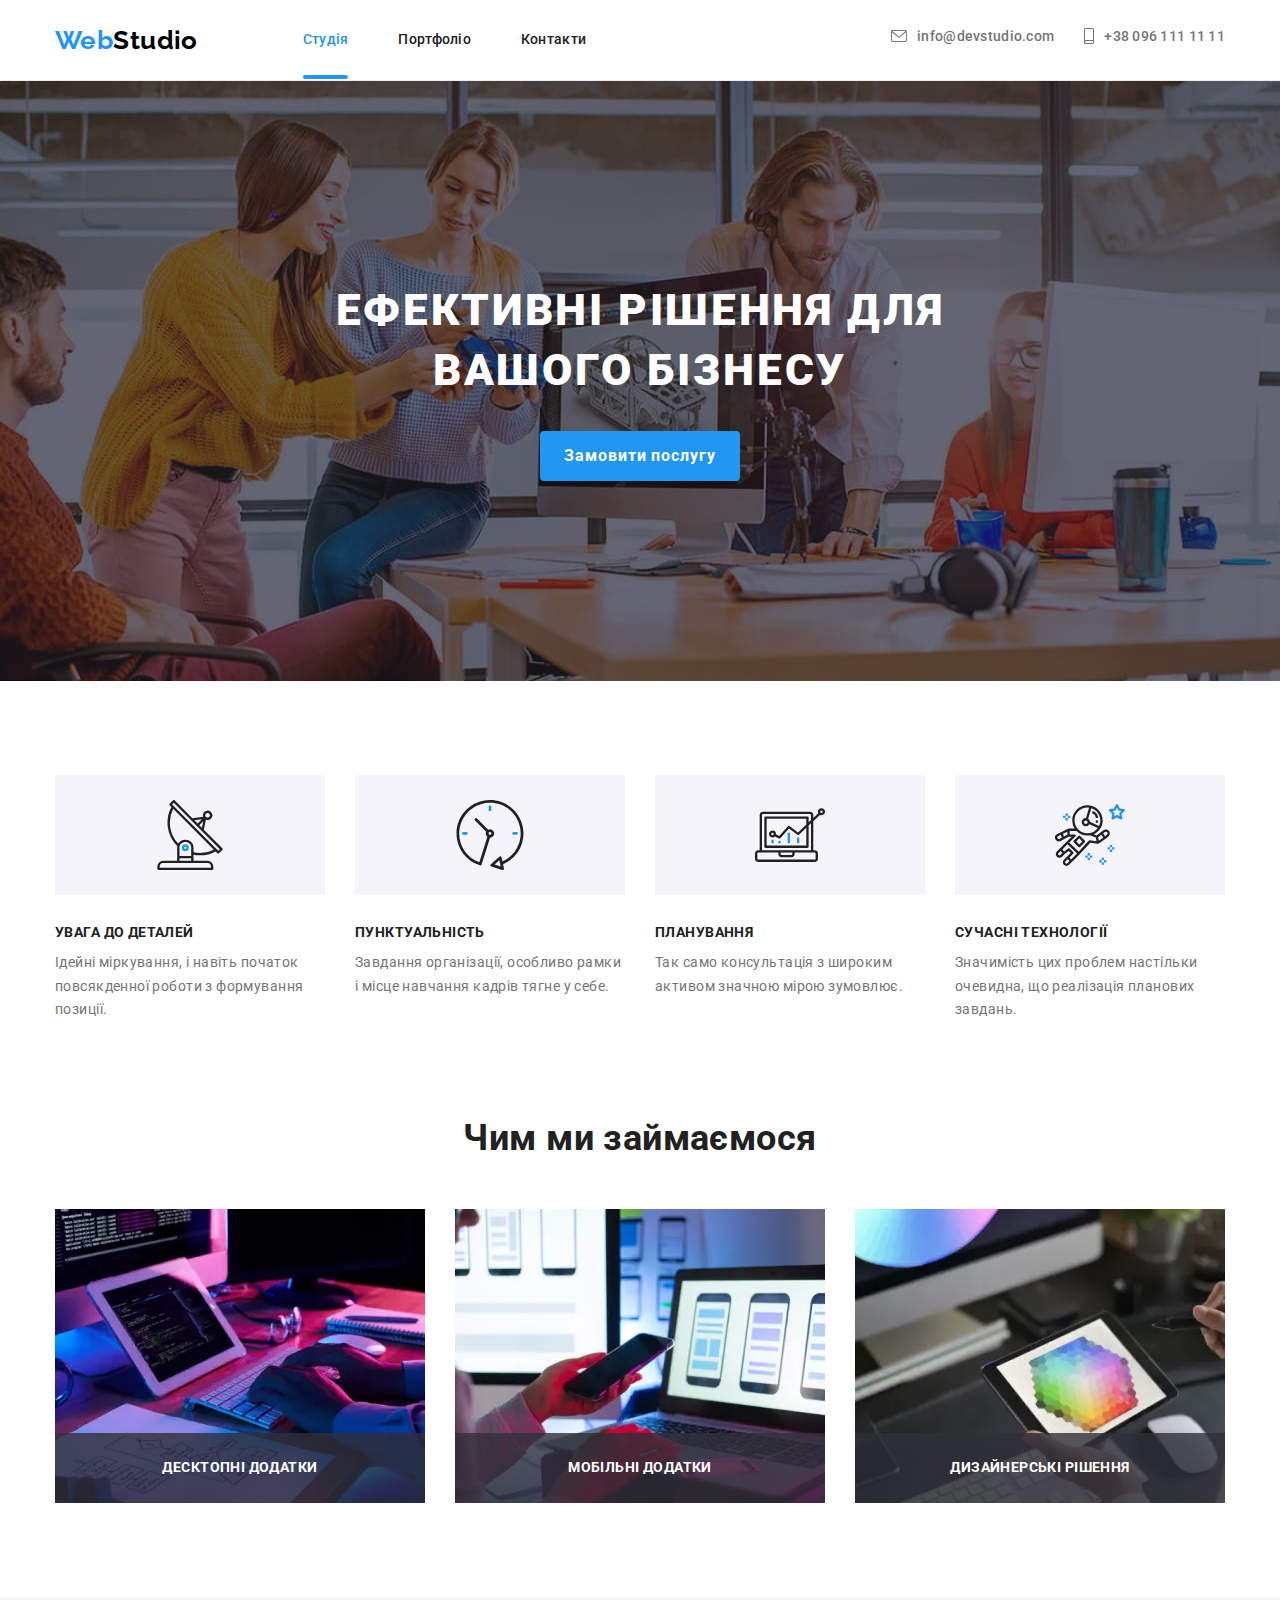
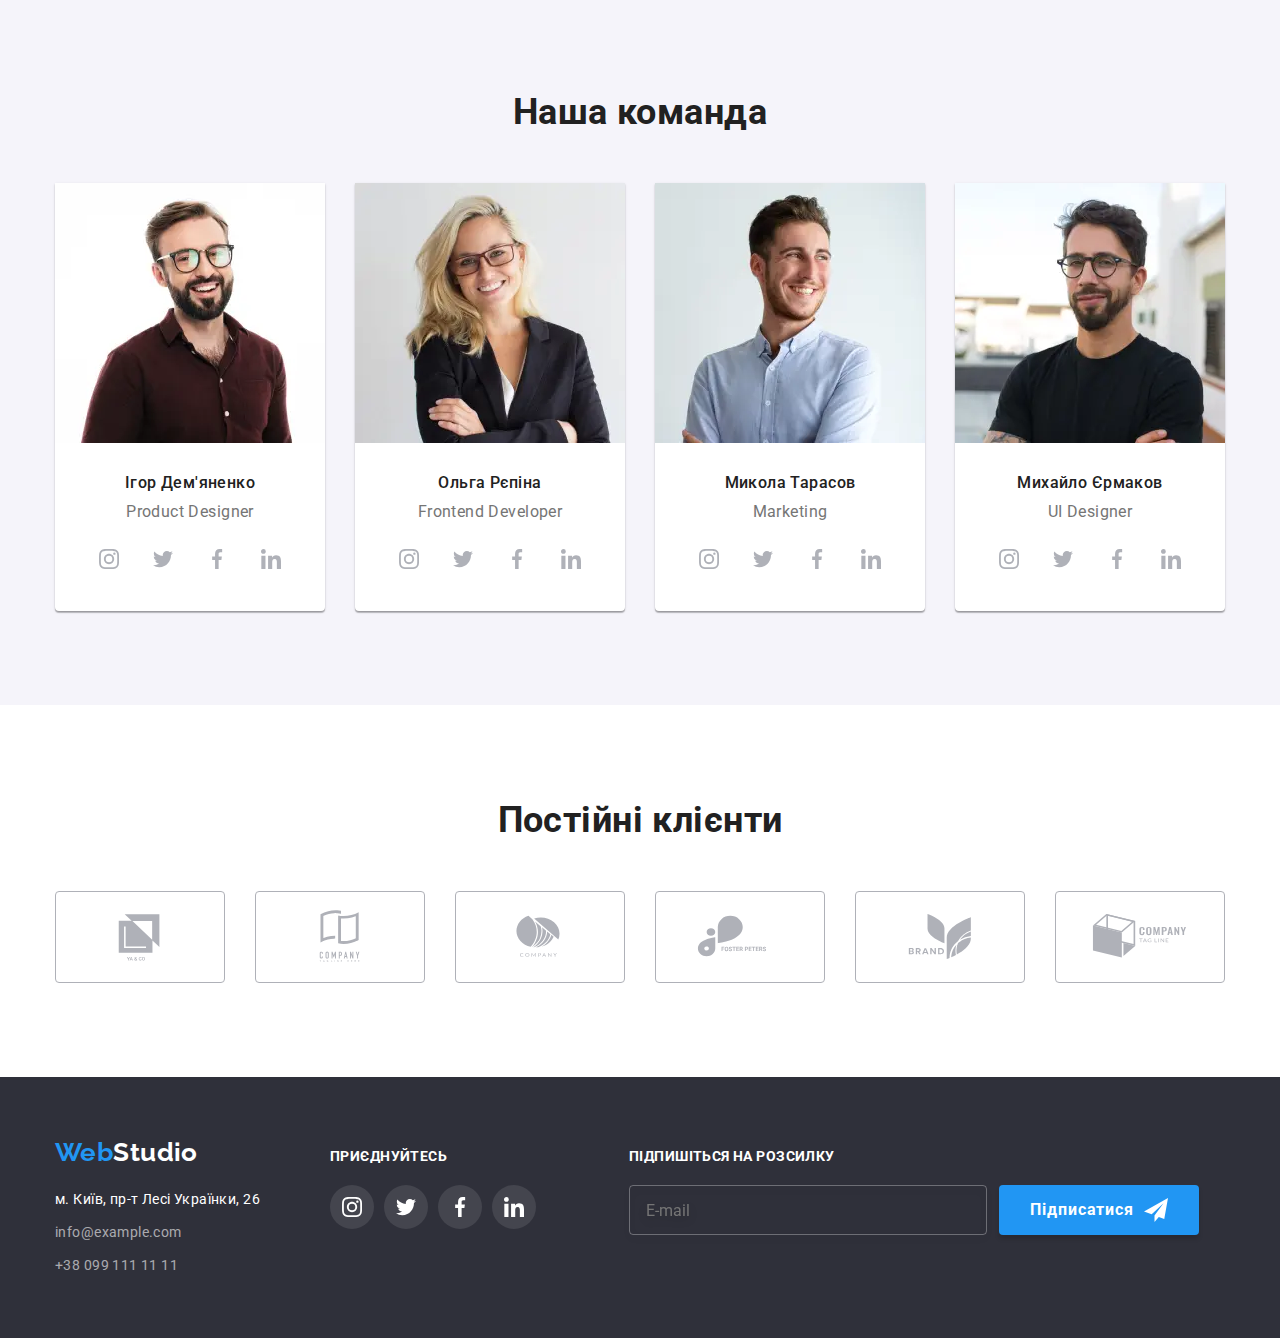
<file: index.html>
<!DOCTYPE html>
<html lang="uk">
	<head>
		<meta charset="UTF-8" />
		<meta http-equiv="X-UA-Compatible" content="IE=edge" />
		<meta name="viewport" content="width=device-width, initial-scale=1.0" />
		<title>ВебСтудія</title>
		<link rel="preconnect" href="https://fonts.googleapis.com" />
		<link rel="preconnect" href="https://fonts.gstatic.com" crossorigin />
		<link
			href="https://fonts.googleapis.com/css2?family=Raleway:wght@700&family=Roboto:wght@400;500;700;900&display=swap"
			rel="stylesheet"
		/>

		<link rel="stylesheet" href="./css/main.min.css" />
	</head>
	<body data-open>
		<!-- header -->
		<header class="header">
			<div class="container header__container">
				<a href="./index.html" lang="en" class="logo"> Web<span class="logo__txt--black">Studio</span> </a>
				<div class="menu-conteiner" id="menu-conteiner" data-menu>
					<nav class="nav">
						<ul class="navigation">
							<li class="page">
								<a href="./index.html" class="page__link page__link--curent"> Студія </a>
							</li>
							<li class="page">
								<a href="./portfolio.html" class="page__link">Портфоліо</a>
							</li>
							<li class="page"><a href="" class="page__link">Контакти</a></li>
						</ul>
					</nav>
					<div class="info-wrap">
					<ul class="info">
						<li class="contact">
							<a href="mailto:info@devstudio.com" class="contact__link">
								<svg class="contact__icon contact__icon--mail">
									<use href="./images/icons.svg#icon-envelope"></use>
								</svg>
								info@devstudio.com
							</a>
						</li>
						<li class="contact">
							<a href="tel:+380961111111" class="contact__link contact__color">
								<svg class="contact__icon contact__icon--tel">
									<use href="./images/icons.svg#icon-smartphone"></use>
								</svg>
								+38 096 111 11 11
							</a>
						</li>
					</ul>
					<ul class="app">
						<li class="app__link"><a href="">Instagram</a></li>
						<li class="app__link"><a href="">Twitter</a></li>
						<li class="app__link"><a href="">Facebook</a></li>
						<li class="app__link"><a href="">LinkedIn</a></li>
					</ul>
					</div>
				</div>
				<button class="menu-button" type="button" aria-expanded="false" aria-controls="menu-conteiner" data-menu-button>
					<svg class="menu" width="40px" height="40px" aria-label="Перемикач мобільного меню">
						<use class="icon-menu" href="./images/icons.svg#icon-menu"></use>
						<use class="icon-cross" href="./images/icons.svg#icon-close_menu"></use>
					</svg>
				</button>
			</div>
		</header>
		<!-- main -->
		<main>
			<!-- banner -->
			<section class="hero">
				<div class="hero__container container">
					<h1 class="hero__title">Ефективні рішення для вашого бізнесу</h1>
					<button data-modal-open type="button" class="button">Замовити послугу</button>
				</div>
			</section>

			<!-- Наші особливості -->
			<section class="features section">
				<div class="container">
					<h2 class="visually-hidden">Наші особливості</h2>
					<ul class="features__list">
						<li class="features-picture">
							<div class="features-picture__icon">
								<svg class="" width="70" height="70">
									<use href="./images/icons.svg#icon-antenna"></use>
								</svg>
							</div>
							<h3 class="features-picture__subtitle">Увага до деталей</h3>
							<p>Ідейні міркування, і навіть початок повсякденної роботи з формування позиції.</p>
						</li>
						<li class="features-picture">
							<div class="features-picture__icon">
								<svg class="" width="70" height="70">
									<use href="./images/icons.svg#icon-clock"></use>
								</svg>
							</div>
							<h3 class="features-picture__subtitle">Пунктуальність</h3>
							<p>Завдання організації, особливо рамки і місце навчання кадрів тягне у себе.</p>
						</li>
						<li class="features-picture">
							<div class="features-picture__icon">
								<svg class="" width="70" height="70">
									<use href="./images/icons.svg#icon-diagram"></use>
								</svg>
							</div>
							<h3 class="features-picture__subtitle">Планування</h3>
							<p>Так само консультація з широким активом значною мірою зумовлює.</p>
						</li>
						<li class="features-picture">
							<div class="features-picture__icon">
								<svg class="" width="70" height="70">
									<use href="./images/icons.svg#icon-astronaut"></use>
								</svg>
							</div>
							<h3 class="features-picture__subtitle">Сучасні технології</h3>
							<p>Значимість цих проблем настільки очевидна, що реалізація планових завдань.</p>
						</li>
					</ul>
				</div>
			</section>
			<!-- Чим ми займаємось -->
			<section class="work section">
				<div class="container">
					<h2 class="title">Чим ми займаємося</h2>
					<ul class="work__list">
						<li class="work-item">
							<picture>
								<source
									srcset="./images/work-box-1.webp 370w, ./images/work-box-1@2x.webp 740w"
									type="image/webp"
									sizes="(min-width: 1200px) 370px"
								/>
								<source
									srcset="./images/work-box-1.jpg 370w, ./images/work-box-1@2x.jpg 740w"
									type="image/jpeg"
									sizes="(min-width: 1200px) 370px"
								/>
								<img src="./images/work-box-1.jpg" alt="Планшет на столі" width="370" />
							</picture>
							<p class="work-item__text">Десктопні додатки</p>
						</li>
						<li class="work-item">
							<picture>
								<source
									srcset="./images/work-box-2.webp 370w, ./images/work-box-2@2x.webp 740w"
									type="image/webp"
									sizes="(min-width: 1200px) 370px"
								/>
								<source
									srcset="./images/work-box-2.jpg 370w, ./images/work-box-2@2x.jpg 740w"
									type="image/jpeg"
									sizes="(min-width: 1200px) 370px"
								/>
								<img src="./images/work-box-2.jpg" alt="Телефон в руці" width="370" />
							</picture>

							<p class="work-item__text">Мобільні додатки</p>
						</li>
						<li class="work-item">
							<picture>
								<source
									srcset="./images/work-box-3.webp 370w, ./images/work-box-3@2x.webp 740w"
									type="image/webp"
									sizes="(min-width: 1200px) 370px"
								/>
								<source
									srcset="./images/work-box-3.jpg 370w, ./images/work-box-3@2x.jpg 740w"
									type="image/jpeg"
									sizes="(min-width: 1200px) 370px"
								/>
								<img src="./images/work-box-3.jpg" alt="Дизайн" width="370" />
							</picture>

							<p class="work-item__text">Дизайнерські рішення</p>
						</li>
					</ul>
				</div>
			</section>
			<!-- наша команда -->
			<section class="team section">
				<div class="container">
					<h2 class="title">Наша команда</h2>
					<ul class="team__list">
						<li class="person">
							<picture>
								<source
									srcset="./images/team-desktop-1.webp 1x, ./images/team-desktop-1@2x.webp 2x"
									type="image/webp"
									media="(min-width:1200px)"
								/>
								<source
									srcset="./images/team-desktop-1.jpg 1x, ./images/team-desktop-1@2x.jpg 2x"
									type="image/jpg"
									media="(min-width:1200px)"
								/>
								<source
									srcset="./images/team-tablet-1.webp 1x, ./images/team-tablet-1@2x.webp 2x"
									type="image/webp"
									media="(min-width:768px)"
								/>
								<source
									srcset="./images/team-tablet-1.jpg 1x, ./images/team-tablet-1@2x.jpg 2x"
									type="image/jpg"
									media="(min-width:768px)"
								/>
								<source
									srcset="./images/team-mob-1.webp 1x, ./images/team-mob-1@2x.webp 2x"
									type="image/webp"
									media="(max-width:767px)"
								/>
								<source
									srcset="./images/team-mob-1.jpg 1x, ./images/team-mob-1@2x.jpg 2x"
									type="image/jpg"
									media="(max-width:767px)"
								/>
								<img src="./images/team-mob-1.jpg" alt="Фото Игоря Демьяненко" />
							</picture>
							<h3 class="person__title">Ігор Дем'яненко</h3>
							<p lang="en" class="person__position">Product Designer</p>
							<ul class="social">
								<li class="social__item">
									<a href="" class="social__link social__link--white" aria-label="Instagram">
										<svg class=" " width="20" height="20">
											<use href="./images/icons.svg#icon-instagram"></use>
										</svg>
									</a>
								</li>
								<li class="social__item">
									<a href="" class="social__link social__link--white" aria-label="Twitter">
										<svg class="" width="20" height="20">
											<use href="./images/icons.svg#icon-twitter"></use>
										</svg>
									</a>
								</li>
								<li class="social__item">
									<a href="" class="social__link social__link--white" aria-label="Facebook">
										<svg class="" width="20" height="20">
											<use href="./images/icons.svg#icon-facebook"></use>
										</svg>
									</a>
								</li>
								<li class="social__item">
									<a href="" class="social__link social__link--white" aria-label="LinkedIn">
										<svg class="" width="20" height="20">
											<use href="./images/icons.svg#icon-linkedin"></use>
										</svg>
									</a>
								</li>
							</ul>
						</li>
						<li class="person">
							<picture>
								<source
									srcset="./images/team-desktop-2.webp 1x, ./images/team-desktop-2@2x.webp 2x"
									type="image/webp"
									media="(min-width:1200px)"
								/>
								<source
									srcset="./images/team-desktop-2.jpg 1x, ./images/team-desktop-2@2x.jpg 2x"
									type="image/jpg"
									media="(min-width:1200px)"
								/>
								<source
									srcset="./images/team-tablet-2.webp 1x, ./images/team-tablet-2@2x.webp 2x"
									type="image/webp"
									media="(min-width:768px)"
								/>
								<source
									srcset="./images/team-tablet-2.jpg 1x, ./images/team-tablet-2@2x.jpg 2x"
									type="image/jpg"
									media="(min-width:768px)"
								/>
								<source
									srcset="./images/team-mob-2.webp 1x, ./images/team-mob-2@2x.webp 2x"
									type="image/webp"
									media="(max-width:767px)"
								/>
								<source
									srcset="./images/team-mob-2.jpg 1x, ./images/team-mob-2@2x.jpg 2x"
									type="image/jpg"
									media="(max-width:767px)"
								/>
								<img src="./images/team-mob-2.jpg" alt="Фото Ольги" />
							</picture>
							<h3 class="person__title">Ольга Рєпіна</h3>
							<p lang="en" class="person__position">Frontend Developer</p>
							<ul class="social">
								<li class="social__item">
									<a href="" class="social__link social__link--white" aria-label="Instagram">
										<svg class="" width="20" height="20">
											<use href="./images/icons.svg#icon-instagram"></use>
										</svg>
									</a>
								</li>
								<li class="social__item">
									<a href="" class="social__link social__link--white" aria-label="Twitter">
										<svg class="" width="20" height="20">
											<use href="./images/icons.svg#icon-twitter"></use>
										</svg>
									</a>
								</li>
								<li class="social__item">
									<a href="" class="social__link social__link--white" aria-label="Facebook">
										<svg class="" width="20" height="20">
											<use href="./images/icons.svg#icon-facebook"></use>
										</svg>
									</a>
								</li>
								<li class="social__item">
									<a href="" class="social__link social__link--white" aria-label="LinkedIn">
										<svg class="" width="20" height="20">
											<use href="./images/icons.svg#icon-linkedin"></use>
										</svg>
									</a>
								</li>
							</ul>
						</li>
						<li class="person">
							<picture>
								<source
									srcset="./images/team-desktop-3.webp 1x, ./images/team-desktop-3@2x.webp 2x"
									type="image/webp"
									media="(min-width:1200px)"
								/>
								<source
									srcset="./images/team-desktop-3.jpg 1x, ./images/team-desktop-3@2x.jpg 2x"
									type="image/jpg"
									media="(min-width:1200px)"
								/>
								<source
									srcset="./images/team-tablet-3.webp 1x, ./images/team-tablet-3@2x.webp 2x"
									type="image/webp"
									media="(min-width:768px)"
								/>
								<source
									srcset="./images/team-tablet-3.jpg 1x, ./images/team-tablet-3@2x.jpg 2x"
									type="image/jpg"
									media="(min-width:768px)"
								/>
								<source
									srcset="./images/team-mob-3.webp 1x, ./images/team-mob-3@2x.webp 2x"
									type="image/webp"
									media="(max-width:767px)"
								/>
								<source
									srcset="./images/team-mob-3.jpg 1x, ./images/team-mob-3@2x.jpg 2x"
									type="image/jpg"
									media="(max-width:767px)"
								/>
								<img src="./images/team-mob-3.jpg" alt="Фото Николая" />
							</picture>
							<h3 class="person__title">Микола Тарасов</h3>
							<p lang="en" class="person__position">Marketing</p>
							<ul class="social">
								<li class="social__item">
									<a href="" class="social__link social__link--white" aria-label="Instagram">
										<svg class="" width="20" height="20">
											<use href="./images/icons.svg#icon-instagram"></use>
										</svg>
									</a>
								</li>
								<li class="social__item">
									<a href="" class="social__link social__link--white" aria-label="Twitter">
										<svg class="" width="20" height="20">
											<use href="./images/icons.svg#icon-twitter"></use>
										</svg>
									</a>
								</li>
								<li class="social__item">
									<a href="" class="social__link social__link--white" aria-label="Facebook">
										<svg class="" width="20" height="20">
											<use href="./images/icons.svg#icon-facebook"></use>
										</svg>
									</a>
								</li>
								<li class="social__item">
									<a href="" class="social__link social__link--white" aria-label="LinkedIn">
										<svg class="" width="20" height="20">
											<use href="./images/icons.svg#icon-linkedin"></use>
										</svg>
									</a>
								</li>
							</ul>
						</li>
						<li class="person">
							<picture>
								<source
									srcset="./images/team-desktop-4.webp 1x, ./images/team-desktop-4@2x.webp 2x"
									type="image/webp"
									media="(min-width:1200px)"
								/>
								<source
									srcset="./images/team-desktop-4.jpg 1x, ./images/team-desktop-4@2x.jpg 2x"
									type="image/jpg"
									media="(min-width:1200px)"
								/>
								<source
									srcset="./images/team-tablet-4.webp 1x, ./images/team-tablet-4@2x.webp 2x"
									type="image/webp"
									media="(min-width:768px)"
								/>
								<source
									srcset="./images/team-tablet-4.jpg 1x, ./images/team-tablet-4@2x.jpg 2x"
									type="image/jpg"
									media="(min-width:768px)"
								/>
								<source
									srcset="./images/team-mob-4.webp 1x, ./images/team-mob-4@2x.webp 2x"
									type="image/webp"
									media="(max-width:767px)"
								/>
								<source
									srcset="./images/team-mob-4.jpg 1x, ./images/team-mob-4@2x.jpg 2x"
									type="image/jpg"
									media="(max-width:767px)"
								/>
								<img src="./images/team-mob-4.jpg" alt="Фото Михаила" />
							</picture>

							<h3 class="person__title">Михайло Єрмаков</h3>
							<p lang="en" class="person__position">UI Designer</p>
							<ul class="social">
								<li class="social__item">
									<a href="" class="social__link social__link--white" aria-label="Instagram">
										<svg class="" width="20" height="20">
											<use href="./images/icons.svg#icon-instagram"></use>
										</svg>
									</a>
								</li>
								<li class="social__item">
									<a href="" class="social__link social__link--white" aria-label="Twitter">
										<svg class="" width="20" height="20">
											<use href="./images/icons.svg#icon-twitter"></use>
										</svg>
									</a>
								</li>
								<li class="social__item">
									<a href="" class="social__link social__link--white" aria-label="Facebook">
										<svg class="" width="20" height="20">
											<use href="./images/icons.svg#icon-facebook"></use>
										</svg>
									</a>
								</li>
								<li class="social__tem">
									<a href="" class="social__link social__link--white" aria-label="LinkedIn">
										<svg class="" width="20" height="20">
											<use href="./images/icons.svg#icon-linkedin"></use>
										</svg>
									</a>
								</li>
							</ul>
						</li>
					</ul>
				</div>
			</section>
			<!-- Clients -->
			<section class="clients section">
				<div class="container">
					<h2 class="title">Постійні клієнти</h2>
					<ul class="clients__list">
						<li class="clients__item">
							<a href="" class="clients__link">
								<svg class="clients__icon" width="106" height="60">
									<use href="./images/icons.svg#icon-Logo-1"></use>
								</svg>
							</a>
						</li>
						<li class="clients__item">
							<a href="" class="clients__link">
								<svg class="clients__icon" width="106" height="60">
									<use href="./images/icons.svg#icon-Logo-2"></use>
								</svg>
							</a>
						</li>
						<li class="clients__item">
							<a href="" class="clients__link">
								<svg class="clients__icon" width="106" height="60">
									<use href="./images/icons.svg#icon-Logo-3"></use>
								</svg>
							</a>
						</li>
						<li class="clients__item">
							<a href="" class="clients__link">
								<svg class="clients__icon" width="106" height="60">
									<use href="./images/icons.svg#icon-Logo-4"></use>
								</svg>
							</a>
						</li>
						<li class="clients__item">
							<a href="" class="clients__link">
								<svg class="clients__icon" width="106" height="60">
									<use href="./images/icons.svg#icon-Logo-5"></use>
								</svg>
							</a>
						</li>
						<li class="clients__item">
							<a href="" class="clients__link">
								<svg class="clients__icon" width="106" height="60">
									<use href="./images/icons.svg#icon-Logo-6"></use>
								</svg>
							</a>
						</li>
					</ul>
				</div>
			</section>
		</main>
		<!-- Footer -->

		<footer class="footer">
			<div class="footer__container container">
				<div class="adress-footer">
					<a href="./index.html" lang="en" class="logo"> Web<span class="logo__txt--white">Studio</span> </a>
					<address>
						<ul class="address">
							<li class="address__item">
								<a href="" class="adress__link"> м. Київ, пр-т Лесі Українки, 26 </a>
							</li>
							<li class="address__item">
								<a href="mailto:info@example.com" class="adress__link adress__link--grey"> info@example.com </a>
							</li>
							<li class="address__item">
								<a href="tel:+380991111111" class="adress__link adress__link--grey"> +38 099 111 11 11 </a>
							</li>
						</ul>
					</address>
				</div>
				<div class="join">
					<strong class="subtitle">Приєднуйтесь</strong>
					<ul class="social">
						<li class="social__item">
							<a href="" class="social__link social__link--grey" aria-label="Instagram">
								<svg class="" width="20" height="20">
									<use href="./images/icons.svg#icon-instagram"></use>
								</svg>
							</a>
						</li>
						<li class="social__item">
							<a href="" class="social__link social__link--grey" aria-label="Twitter">
								<svg class="" width="20" height="20">
									<use href="./images/icons.svg#icon-twitter"></use>
								</svg>
							</a>
						</li>
						<li class="social__item">
							<a href="" class="social__link social__link--grey" aria-label="Facebook">
								<svg class="" width="20" height="20">
									<use href="./images/icons.svg#icon-facebook"></use>
								</svg>
							</a>
						</li>
						<li class="social__item">
							<a href="" class="social__link social__link--grey" aria-label="LinkedIn">
								<svg class="" width="20" height="20">
									<use href="./images/icons.svg#icon-linkedin"></use>
								</svg>
							</a>
						</li>
					</ul>
				</div>
				<form class="email">
					<label for="subscrip" class="subtitle"> Підпишіться на розсилку </label>
					<div class="email__wrap">
						<input type="email" id="subscrip" name="subscrip" class="email__input" placeholder="E-mail" />
						<button type="submit" class="button--img button">Підписатися</button>
					</div>
				</form>
			</div>
		</footer>
		<!--  Модільне вікно -->
		<div data-modal class="backdrop is-hidden">
			<div class="modal">
				<button data-modal-close class="modal__close">
					<svg class="" width="11px" height="11px">
						<use href="./images/icons.svg#icon-btn-close"></use>
					</svg>
				</button>

				<!--   Форма модального вікна -->

				<p class="modal__title">Залиште свої дані, ми вам передзвонимо</p>
				<form class="modal__form">
					<label class="modal__label">
						Ім'я
						<span class="input">
							<svg class="input__icon" width="18" height="18">
								<use href="./images/icons.svg#icon-person-icon"></use>
							</svg>
							<input type="text" name="name" class="input__area" />
						</span>
					</label>
					<label class="modal__label">
						Телефон
						<span class="input">
							<svg class="input__icon" width="18" height="18">
								<use href="./images/icons.svg#icon-phone-icon"></use>
							</svg>
							<input type="tel" name="tel" class="input__area" />
						</span>
					</label>

					<label class="modal__label">
						Пошта
						<span class="input">
							<svg class="input__icon" width="18" height="18">
								<use href="./images/icons.svg#icon-email-icon"></use>
							</svg>
							<input type="email" name="email" class="input__area" />
						</span>
					</label>

					<label>
						Коментар
						<textarea name="comment" placeholder="Введіть текст" class="textarea"></textarea>
					</label>

					<label class="policy">
						<input type="checkbox" name="policy" class="visually-hidden" />
						<span class="policy__icon"></span>
						<span>Погоджуюся з розсилкою та приймаю
						<a href="#" class="policy__link">Умови договору</a></span>
					</label>
					<button type="submit" class="button button--shadow">Відправити</button>
				</form>
			</div>
		</div>
		<script src="./js/modal.js"></script>
		<script src="./js/menu.js"></script>
	</body>
</html>
</file>
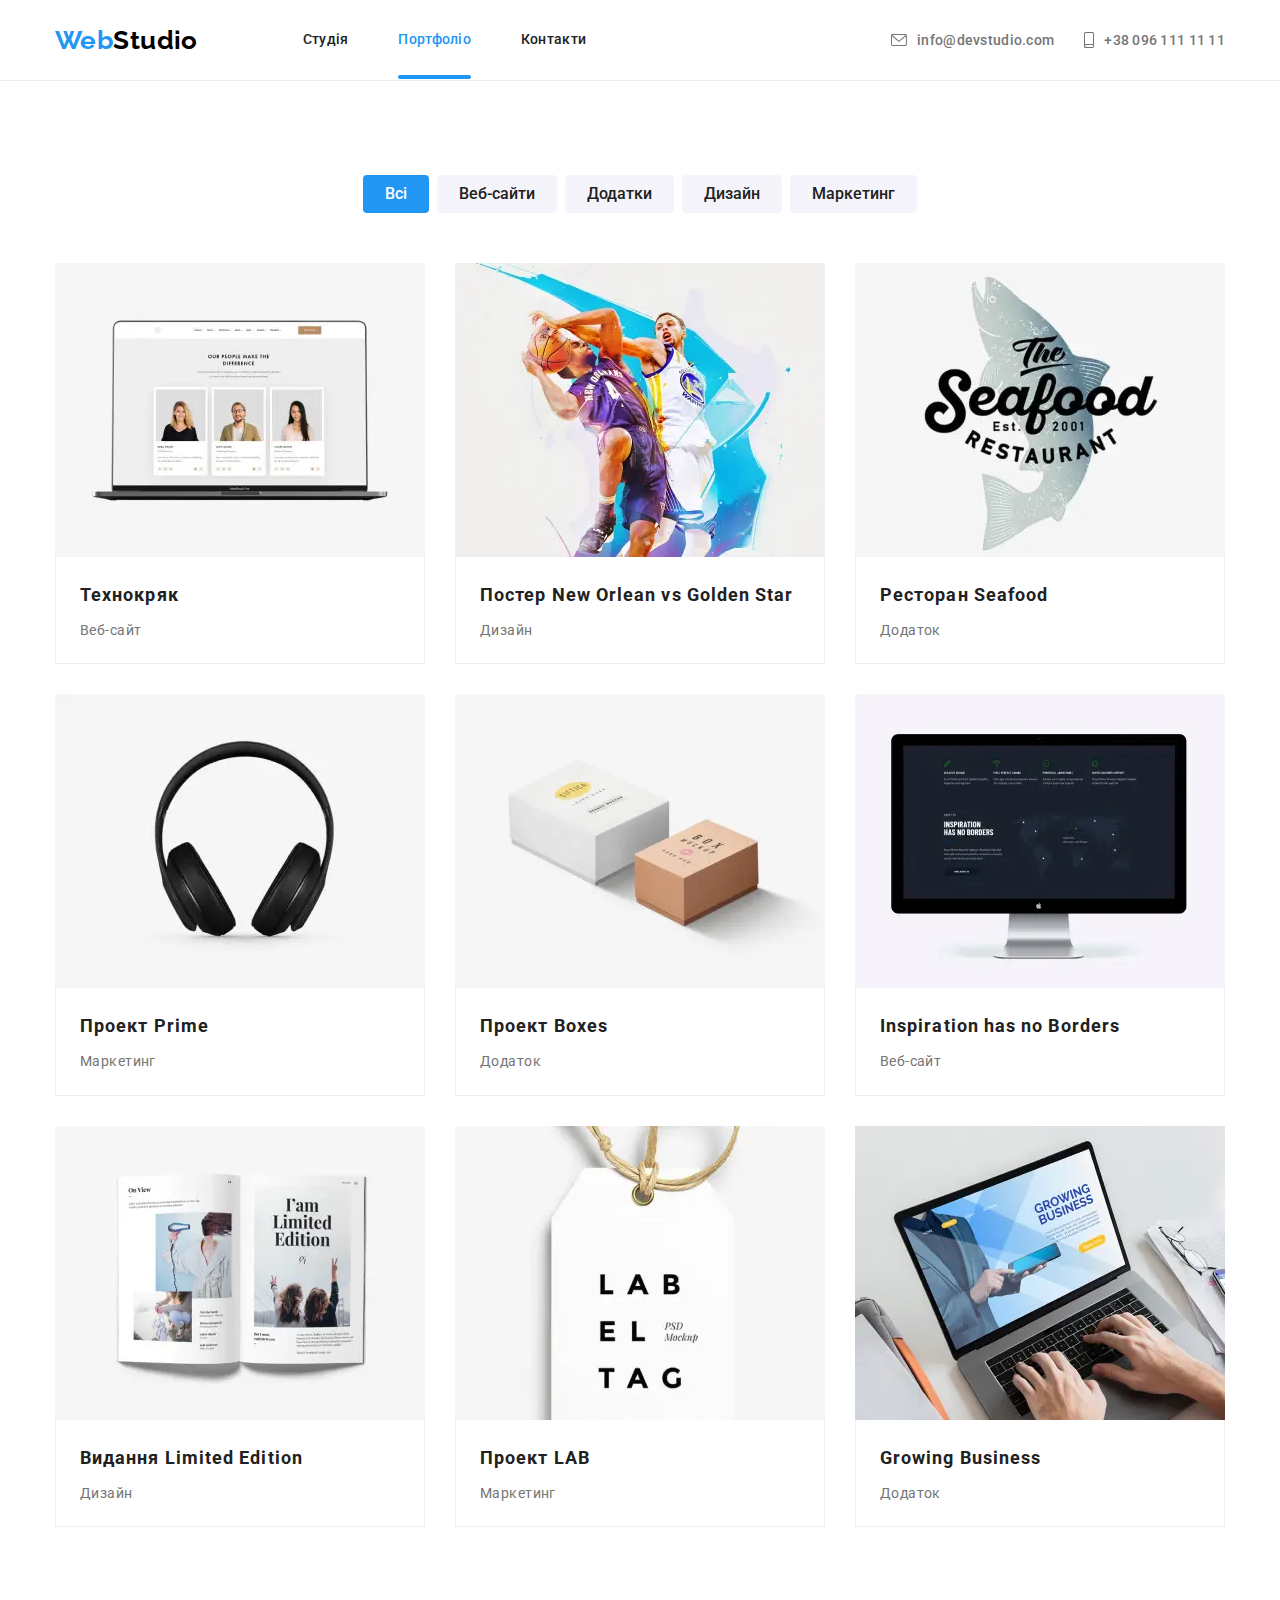
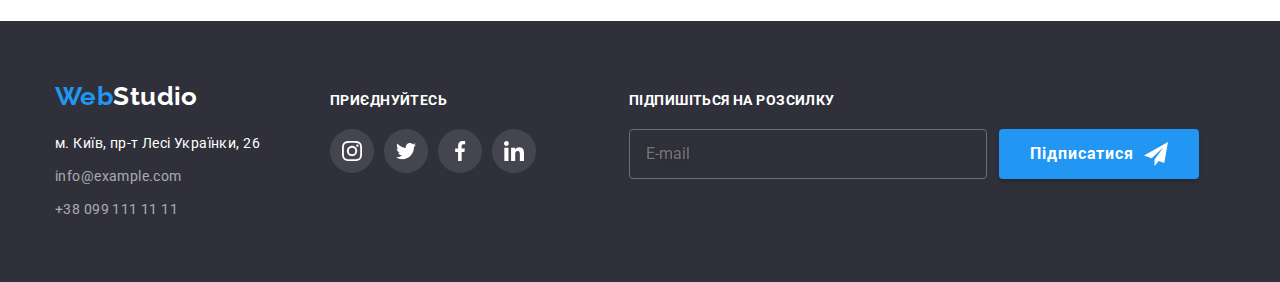
<file: portfolio.html>
<!DOCTYPE html>
<html lang="uk">
	<head>
		<meta charset="UTF-8" />
		<meta http-equiv="X-UA-Compatible" content="IE=edge" />
		<meta name="viewport" content="width=device-width, initial-scale=1.0" />
		<title>Портфоліо</title>
		<link rel="preconnect" href="https://fonts.googleapis.com" />
		<link rel="preconnect" href="https://fonts.gstatic.com" crossorigin />
		<link
			href="https://fonts.googleapis.com/css2?family=Raleway:wght@700&family=Roboto:wght@400;500;700;900&display=swap"
			rel="stylesheet"
		/>
		<link rel="stylesheet" href="./css/main.min.css" />
	</head>
	<body data-open>
		<!-- Header -->
		<header class="header">
			<div class="container header__container">
				<a href="./index.html" lang="en" class="logo"> Web<span class="logo__txt--black">Studio</span> </a>
				<div class="menu-conteiner" id="menu-conteiner" data-menu>
					<nav class="nav">
						<ul class="navigation">
							<li class="page">
								<a href="./index.html" class="page__link">Студія</a>
							</li>
							<li class="page"><a href="./portfolio.html" class="page__link page__link--curent">Портфоліо</a></li>
							<li class="page"><a href="" class="page__link">Контакти</a></li>
						</ul>
					</nav>
					<ul class="info">
						<li class="contact">
							<a href="mailto:info@devstudio.com" class="contact__link">
								<svg class="contact__icon contact__icon--mail">
									<use href="./images/icons.svg#icon-envelope"></use>
								</svg>
								info@devstudio.com
							</a>
						</li>
						<li class="contact">
							<a href="tel:+380961111111" class="contact__link contact__color">
								<svg class="contact__icon contact__icon--tel">
									<use href="./images/icons.svg#icon-smartphone"></use>
								</svg>
								+38 096 111 11 11
							</a>
						</li>
					</ul>
					<ul class="app">
						<li class="app__link"><a href="">Instagram</a></li>
						<li class="app__link"><a href="">Twitter</a></li>
						<li class="app__link"><a href="">Facebook</a></li>
						<li class="app__link"><a href="">LinkedIn</a></li>
					</ul>
				</div>
				<button class="menu-button" type="button" aria-expanded="false" aria-controls="menu-conteiner" data-menu-button>
					<svg class="menu" width="40px" height="40px" aria-label="Перемикач мобільного меню">
						<use class="icon-menu" href="./images/icons.svg#icon-menu"></use>
						<use class="icon-cross" href="./images/icons.svg#icon-close_menu"></use>
					</svg>
				</button>
			</div>
		</header>
		<!-- Main -->
		<main>
			<section class="portfolio section">
				<div class="container">
					<h1 class="visually-hidden">Портфоліо</h1>
					<ul class="filters">
						<li class="filters__item"><button type="button" class="filters__btn filters__btn--current">Всі</button></li>
						<li class="filters__item"><button type="button" class="filters__btn">Веб-сайти</button></li>
						<li class="filters__item"><button type="button" class="filters__btn">Додатки</button></li>
						<li class="filters__item"><button type="button" class="filters__btn">Дизайн</button></li>
						<li class="filters__item"><button type="button" class="filters__btn">Маркетинг</button></li>
					</ul>

					<ul class="projects">
						<li class="projects__item">
							<a class="card" href="#">
								<div class="overlay">
									<picture>
										<source
											srcset="./images/port-desktop-1.webp 1x, ./images/port-desktop-1@2x.webp 2x"
											type="image/webp"
											media="(min-width:1200px)"
										/>
										<source
											srcset="./images/port-desktop-1.jpg 1x, ./images/port-desktop-1@2x.jpg 2x"
											type="image/jpg"
											media="(min-width:1200px)"
										/>
											<source
											srcset="./images/port-tablet-1.webp 1x, ./images/port-tablet-1@2x.webp 2x"
											type="image/webp"
											media="(min-width:768px)"
										/>
										<source
											srcset="./images/port-tablet-1.jpg 1x, ./images/port-tablet-1@2x.jpg 2x"
											type="image/jpg"
											media="(min-width: 768px)"
										/>
											<source
											srcset="./images/port-mobile-1.webp 1x, ./images/port-mobile-1@2x.webp 2x"
											type="image/webp"
											media="(max-width: 767px)"
										/>
										<source
											srcset="./images/port-mobile-1.jpg 1x, ./images/port-mobile-1@2x.jpg 2x"
											type="image/jpg"
											media="(max-width: 767px)"
										/>
										<img src="./images/port-mobile-1.jpg" alt="Ноутбук" />
									</picture>
									<p class="overlay__txt">
										Ресурс пропонує комплексні пропозиції з різним рівнем функціоналу та сервісів. Все це дозволить
										відвідувачу отримати вичерпні відомості про компанію чи приватну особу.
									</p>
								</div>
								<div class="card__discription">
									<h2 class="card__title">Технокряк</h2>
									<p class="card__subject">Веб-сайт</p>
								</div>
							</a>
						</li>
						<li class="projects__item">
							<a class="card" href="#">
								<div class="overlay">
									<picture>
										<source
											srcset="./images/port-desktop-2.webp 1x, ./images/port-desktop-2@2x.webp 2x"
											type="image/webp"
											media="(min-width:1200px)"
										/>
										<source
											srcset="./images/port-desktop-2.jpg 1x, ./images/port-desktop-2@2x.jpg 2x"
											type="image/jpg"
											media="(min-width:1200px)"
										/>
											<source
											srcset="./images/port-tablet-2.webp 1x, ./images/port-tablet-2@2x.webp 2x"
											type="image/webp"
											media="(min-width:768px)"
										/>
										<source
											srcset="./images/port-tablet-2.jpg 1x, ./images/port-tablet-2@2x.jpg 2x"
											type="image/jpg"
											media="(min-width: 768px)"
										/>
											<source
											srcset="./images/port-mobile-2.webp 1x, ./images/port-mobile-2@2x.webp 2x"
											type="image/webp"
											media="(max-width: 767px)"
										/>
										<source
											srcset="./images/port-mobile-2.jpg 1x, ./images/port-mobile-2@2x.jpg 2x"
											type="image/jpg"
											media="(max-width: 767px)"
										/>
										<img src="./images/port-mobile-2.jpg" alt="Баскетболісти" />
									</picture>
									<p class="overlay__txt">
										Ресурс пропонує комплексні пропозиції з різним рівнем функціоналу та сервісів. Все це дозволить
										відвідувачу отримати вичерпні відомості про компанію чи приватну особу.
									</p>
								</div>
								<div class="card__discription">
									<h2 class="card__title">
										Постер
										<span lang="en">New Orlean vs Golden Star</span>
									</h2>
									<p class="card__subject">Дизайн</p>
								</div>
							</a>
						</li>
						<li class="projects__item">
							<a class="card" href="#">
								<div class="overlay">
									<picture>
										<source
											srcset="./images/port-desktop-3.webp 1x, ./images/port-desktop-3@2x.webp 2x"
											type="image/webp"
											media="(min-width:1200px)"
										/>
										<source
											srcset="./images/port-desktop-3.jpg 1x, ./images/port-desktop-3@2x.jpg 2x"
											type="image/jpg"
											media="(min-width:1200px)"
										/>
											<source
											srcset="./images/port-tablet-3.webp 1x, ./images/port-tablet-3@2x.webp 2x"
											type="image/webp"
											media="(min-width:768px)"
										/>
										<source
											srcset="./images/port-tablet-3.jpg 1x, ./images/port-tablet-3@2x.jpg 2x"
											type="image/jpg"
											media="(min-width: 768px)"
										/>
											<source
											srcset="./images/port-mobile-3.webp 1x, ./images/port-mobile-3@2x.webp 2x"
											type="image/webp"
											media="(max-width: 767px)"
										/>
										<source
											srcset="./images/port-mobile-3.jpg 1x, ./images/port-mobile-3@2x.jpg 2x"
											type="image/jpg"
											media="(max-width: 767px)"
										/>
										<img src="./images/port-mobile-3.jpg" alt="Велика риба" />
									</picture>
									<p class="overlay__txt">
										Ресурс пропонує комплексні пропозиції з різним рівнем функціоналу та сервісів. Все це дозволить
										відвідувачу отримати вичерпні відомості про компанію чи приватну особу.
									</p>
								</div>
								<div class="card__discription">
									<h2 class="card__title">
										Ресторан
										<span lang="en">Seafood</span>
									</h2>
									<p class="card__subject">Додаток</p>
								</div>
							</a>
						</li>
						<li class="projects__item">
							<a class="card" href="#">
								<div class="overlay">
									<picture>
										<source
											srcset="./images/port-desktop-4.webp 1x, ./images/port-desktop-4@2x.webp 2x"
											type="image/webp"
											media="(min-width:1200px)"
										/>
										<source
											srcset="./images/port-desktop-4.jpg 1x, ./images/port-desktop-4@2x.jpg 2x"
											type="image/jpg"
											media="(min-width:1200px)"
										/>
											<source
											srcset="./images/port-tablet-4.webp 1x, ./images/port-tablet-4@2x.webp 2x"
											type="image/webp"
											media="(min-width:768px)"
										/>
										<source
											srcset="./images/port-tablet-4.jpg 1x, ./images/port-tablet-4@2x.jpg 2x"
											type="image/jpg"
											media="(min-width: 768px)"
										/>
											<source
											srcset="./images/port-mobile-4.webp 1x, ./images/port-mobile-4@2x.webp 2x"
											type="image/webp"
											media="(max-width: 767px)"
										/>
										<source
											srcset="./images/port-mobile-4.jpg 1x, ./images/port-mobile-4@2x.jpg 2x"
											type="image/jpg"
											media="(max-width: 767px)"
										/>
										<img src="./images/port-mobile-4.jpg" alt="Навушники" />
									</picture>
									<p class="overlay__txt">
										Ресурс пропонує комплексні пропозиції з різним рівнем функціоналу та сервісів. Все це дозволить
										відвідувачу отримати вичерпні відомості про компанію чи приватну особу.
									</p>
								</div>
								<div class="card__discription">
									<h2 class="card__title">
										Проект
										<span lang="en">Prime</span>
									</h2>
									<p class="card__subject">Маркетинг</p>
								</div>
							</a>
						</li>
						<li class="projects__item">
							<a class="card" href="#">
								<div class="overlay">
									<picture>
										<source
											srcset="./images/port-desktop-5.webp 1x, ./images/port-desktop-5@2x.webp 2x"
											type="image/webp"
											media="(min-width:1200px)"
										/>
										<source
											srcset="./images/port-desktop-5.jpg 1x, ./images/port-desktop-5@2x.jpg 2x"
											type="image/jpg"
											media="(min-width:1200px)"
										/>
											<source
											srcset="./images/port-tablet-5.webp 1x, ./images/port-tablet-5@2x.webp 2x"
											type="image/webp"
											media="(min-width:768px)"
										/>
										<source
											srcset="./images/port-tablet-5.jpg 1x, ./images/port-tablet-5@2x.jpg 2x"
											type="image/jpg"
											media="(min-width: 768px)"
										/>
											<source
											srcset="./images/port-mobile-5.webp 1x, ./images/port-mobile-5@2x.webp 2x"
											type="image/webp"
											media="(max-width: 767px)"
										/>
										<source
											srcset="./images/port-mobile-5.jpg 1x, ./images/port-mobile-5@2x.jpg 2x"
											type="image/jpg"
											media="(max-width: 767px)"
										/>
										<img src="./images/port-mobile-5.jpg" alt="Дві коробки" />
									</picture>
									<p class="overlay__txt">
										Ресурс пропонує комплексні пропозиції з різним рівнем функціоналу та сервісів. Все це дозволить
										відвідувачу отримати вичерпні відомості про компанію чи приватну особу.
									</p>
								</div>
								<div class="card__discription">
									<h2 class="card__title">
										Проект
										<span lang="en">Boxes</span>
									</h2>
									<p class="card__subject">Додаток</p>
								</div>
							</a>
						</li>
						<li class="projects__item">
							<a class="card" href="#">
								<div class="overlay">
									<picture>
										<source
											srcset="./images/port-desktop-6.webp 1x, ./images/port-desktop-6@2x.webp 2x"
											type="image/webp"
											media="(min-width:1200px)"
										/>
										<source
											srcset="./images/port-desktop-6.jpg 1x, ./images/port-desktop-6@2x.jpg 2x"
											type="image/jpg"
											media="(min-width:1200px)"
										/>
											<source
											srcset="./images/port-tablet-6.webp 1x, ./images/port-tablet-6@2x.webp 2x"
											type="image/webp"
											media="(min-width:768px)"
										/>
										<source
											srcset="./images/port-tablet-6.jpg 1x, ./images/port-tablet-6@2x.jpg 2x"
											type="image/jpg"
											media="(min-width: 768px)"
										/>
											<source
											srcset="./images/port-mobile-6.webp 1x, ./images/port-mobile-6@2x.webp 2x"
											type="image/webp"
											media="(max-width: 767px)"
										/>
										<source
											srcset="./images/port-mobile-6.jpg 1x, ./images/port-mobile-6@2x.jpg 2x"
											type="image/jpg"
											media="(max-width: 767px)"
										/>
										<img src="./images/port-mobile-6.jpg" alt="Монітор" />
									</picture>
									<p class="overlay__txt">
										Ресурс пропонує комплексні пропозиції з різним рівнем функціоналу та сервісів. Все це дозволить
										відвідувачу отримати вичерпні відомості про компанію чи приватну особу.
									</p>
								</div>
								<div class="card__discription">
									<h2 lang="en" class="card__title">Inspiration has no Borders</h2>
									<p class="card__subject">Веб-сайт</p>
								</div>
							</a>
						</li>
						<li class="projects__item">
							<a class="card" href="#">
								<div class="overlay">
									<picture>
										<source
											srcset="./images/port-desktop-7.webp 1x, ./images/port-desktop-7@2x.webp 2x"
											type="image/webp"
											media="(min-width:1200px)"
										/>
										<source
											srcset="./images/port-desktop-7.jpg 1x, ./images/port-desktop-7@2x.jpg 2x"
											type="image/jpg"
											media="(min-width:1200px)"
										/>
											<source
											srcset="./images/port-tablet-7.webp 1x, ./images/port-tablet-7@2x.webp 2x"
											type="image/webp"
											media="(min-width:768px)"
										/>
										<source
											srcset="./images/port-tablet-7.jpg 1x, ./images/port-tablet-7@2x.jpg 2x"
											type="image/jpg"
											media="(min-width: 768px)"
										/>
											<source
											srcset="./images/port-mobile-7.webp 1x, ./images/port-mobile-7@2x.webp 2x"
											type="image/webp"
											media="(max-width: 767px)"
										/>
										<source
											srcset="./images/port-mobile-7.jpg 1x, ./images/port-mobile-7@2x.jpg 2x"
											type="image/jpg"
											media="(max-width: 767px)"
										/>
										<img src="./images/port-mobile-7.jpg" alt="Розгорнута книга" />
									</picture>
									<p class="overlay__txt">
										Ресурс пропонує комплексні пропозиції з різним рівнем функціоналу та сервісів. Все це дозволить
										відвідувачу отримати вичерпні відомості про компанію чи приватну особу.
									</p>
								</div>
								<div class="card__discription">
									<h2 class="card__title">
										Видання
										<span lang="en">Limited Edition</span>
									</h2>
									<p class="card__subject">Дизайн</p>
								</div>
							</a>
						</li>
						<li class="projects__item">
							<a class="card" href="#">
								<div class="overlay">
									<picture>
										<source
											srcset="./images/port-desktop-8.webp 1x, ./images/port-desktop-8@2x.webp 2x"
											type="image/webp"
											media="(min-width:1200px)"
										/>
										<source
											srcset="./images/port-desktop-8.jpg 1x, ./images/port-desktop-8@2x.jpg 2x"
											type="image/jpg"
											media="(min-width:1200px)"
										/>
											<source
											srcset="./images/port-tablet-8.webp 1x, ./images/port-tablet-8@2x.webp 2x"
											type="image/webp"
											media="(min-width:768px)"
										/>
										<source
											srcset="./images/port-tablet-8.jpg 1x, ./images/port-tablet-8@2x.jpg 2x"
											type="image/jpg"
											media="(min-width: 768px)"
										/>
											<source
											srcset="./images/port-mobile-8.webp 1x, ./images/port-mobile-8@2x.webp 2x"
											type="image/webp"
											media="(max-width: 767px)"
										/>
										<source
											srcset="./images/port-mobile-8.jpg 1x, ./images/port-mobile-8@2x.jpg 2x"
											type="image/jpg"
											media="(max-width: 767px)"
										/>
										<img src="./images/port-mobile-8.jpg" alt="Ярлик" />
									</picture>
									<p class="overlay__txt">
										Ресурс пропонує комплексні пропозиції з різним рівнем функціоналу та сервісів. Все це дозволить
										відвідувачу отримати вичерпні відомості про компанію чи приватну особу.
									</p>
								</div>
								<div class="card__discription">
									<h2 class="card__title">
										Проект
										<span lang="en">LAB</span>
									</h2>
									<p class="card__subject">Маркетинг</p>
								</div>
							</a>
						</li>
						<li class="projects__item">
							<a class="card" href="#">
								<div class="overlay">
									<picture>
										<source
											srcset="./images/port-desktop-9.webp 1x, ./images/port-desktop-9@2x.webp 2x"
											type="image/webp"
											media="(min-width:1200px)"
										/>
										<source
											srcset="./images/port-desktop-9.jpg 1x, ./images/port-desktop-9@2x.jpg 2x"
											type="image/jpg"
											media="(min-width:1200px)"
										/>
											<source
											srcset="./images/port-tablet-9.webp 1x, ./images/port-tablet-9@2x.webp 2x"
											type="image/webp"
											media="(min-width:768px)"
										/>
										<source
											srcset="./images/port-tablet-9.jpg 1x, ./images/port-tablet-9@2x.jpg 2x"
											type="image/jpg"
											media="(min-width: 768px)"
										/>
											<source
											srcset="./images/port-mobile-9.webp 1x, ./images/port-mobile-9@2x.webp 2x"
											type="image/webp"
											media="(max-width: 767px)"
										/>
										<source
											srcset="./images/port-mobile-9.jpg 1x, ./images/port-mobile-9@2x.jpg 2x"
											type="image/jpg"
											media="(max-width: 767px)"
										/>
										<img src="./images/port-mobile-9.jpg" alt="Ноутбук" />
									</picture>
									<p class="overlay__txt">
										Ресурс пропонує комплексні пропозиції з різним рівнем функціоналу та сервісів. Все це дозволить
										відвідувачу отримати вичерпні відомості про компанію чи приватну особу.
									</p>
								</div>
								<div class="card__discription">
									<h2 lang="en" class="card__title">Growing Business</h2>
									<p class="card__subject">Додаток</p>
								</div>
							</a>
						</li>
					</ul>
				</div>
			</section>
		</main>

		<!-- Footer -->
		<footer class="footer">
			<div class="footer__container container">
				<div class="adress-footer">
					<a href="./index.html" lang="en" class="logo"> Web<span class="logo__txt--white">Studio</span> </a>
					<address>
						<ul class="address">
							<li class="address__item"><a href="" class="adress__link">м. Київ, пр-т Лесі Українки, 26</a></li>
							<li class="address__item">
								<a href="mailto:info@example.com" class="adress__link adress__link--grey">info@example.com</a>
							</li>
							<li class="address__item">
								<a href="tel:+380991111111" class="adress__link adress__link--grey">+38 099 111 11 11</a>
							</li>
						</ul>
					</address>
				</div>
				<div class="join">
					<strong class="subtitle">Приєднуйтесь</strong>
					<ul class="social">
						<li class="social__item">
							<a href="" class="social__link social__link--grey" aria-label="Instagram">
								<svg class="" width="20" height="20">
									<use href="./images/icons.svg#icon-instagram"></use>
								</svg>
							</a>
						</li>
						<li class="social__item">
							<a href="" class="social__link social__link--grey" aria-label="Twitter">
								<svg class="" width="20" height="20">
									<use href="./images/icons.svg#icon-twitter"></use>
								</svg>
							</a>
						</li>
						<li class="social__item">
							<a href="" class="social__link social__link--grey" aria-label="Facebook">
								<svg class="" width="20" height="20">
									<use href="./images/icons.svg#icon-facebook"></use>
								</svg>
							</a>
						</li>
						<li class="social__item">
							<a href="" class="social__link social__link--grey" aria-label="LinkedIn">
								<svg class="" width="20" height="20">
									<use href="./images/icons.svg#icon-linkedin"></use>
								</svg>
							</a>
						</li>
					</ul>
				</div>
				<form class="email">
					<label for="subscrip" class="subtitle"> Підпишіться на розсилку </label>
					<div class="email__wrap">
						<input type="email" id="subscrip" name="subscrip" class="email__input" placeholder="E-mail" />
						<button type="submit" class="button--img button">Підписатися</button>
					</div>
				</form>
			</div>
		</footer>
		<script src="./js/menu.js"></script>
	</body>
</html>
</file>
<file: css/main.min.css>
/*! modern-normalize v1.1.0 | MIT License | https://github.com/sindresorhus/modern-normalize */*,::before,::after{-webkit-box-sizing:border-box;box-sizing:border-box}html{line-height:1.15;-webkit-text-size-adjust:100%;-moz-tab-size:4;-o-tab-size:4;tab-size:4}body{margin:0;font-family:system-ui,-apple-system,"Segoe UI",Roboto,Helvetica,Arial,sans-serif,"Apple Color Emoji","Segoe UI Emoji"}hr{height:0;color:inherit}abbr[title]{-webkit-text-decoration:underline dotted;text-decoration:underline dotted}b,strong{font-weight:bolder}code,kbd,samp,pre{font-family:ui-monospace,SFMono-Regular,Consolas,"Liberation Mono",Menlo,monospace;font-size:1em}small{font-size:80%}sub,sup{font-size:75%;line-height:0;position:relative;vertical-align:baseline}sub{bottom:-0.25em}sup{top:-0.5em}table{text-indent:0;border-color:inherit}button,input,optgroup,select,textarea{font-family:inherit;font-size:100%;line-height:1.15;margin:0}button,select{text-transform:none}button,[type=button],[type=reset],[type=submit]{-webkit-appearance:button}::-moz-focus-inner{border-style:none;padding:0}:-moz-focusring{outline:1px dotted ButtonText}:-moz-ui-invalid{box-shadow:none}legend{padding:0}progress{vertical-align:baseline}::-webkit-inner-spin-button,::-webkit-outer-spin-button{height:auto}[type=search]{-webkit-appearance:textfield;outline-offset:-2px}::-webkit-search-decoration{-webkit-appearance:none}::-webkit-file-upload-button{-webkit-appearance:button;font:inherit}summary{display:list-item}h1,h2,h3,h4,p,li,ul,a{margin:0;padding:0}ul{list-style-type:none}a{text-decoration:none;color:currentColor;-webkit-transition:color 250ms cubic-bezier(0.4, 0, 0.2, 1);transition:color 250ms cubic-bezier(0.4, 0, 0.2, 1)}body{font-family:"Roboto",sans-serif;color:#757575;font-weight:400;font-size:14px;line-height:1.71;letter-spacing:.03em}body.modal-open{overflow:hidden}@media screen and (max-width: 767px){body.menu-open{overflow:hidden}}@media screen and (max-width: 767px){main{margin-top:61px}}img{display:block;max-width:100%;height:auto}button{border:none;cursor:pointer;border-radius:4px}.container{padding:0 15px;margin-left:auto;margin-right:auto}@media screen and (min-width: 480px){.container{width:480px}}@media screen and (min-width: 768px){.container{width:768px}}@media screen and (min-width: 1200px){.container{width:1200px}}.section{padding:60px 0;margin:0 auto 0}@media screen and (min-width: 1200px){.section{padding:94px 0}}.title{margin-bottom:30px;color:#212121;font-size:28px;line-height:1.18;text-align:center}@media screen and (min-width: 1200px){.title{margin-bottom:50px;font-size:36px;line-height:1.17}}.visually-hidden{position:absolute;white-space:nowrap;width:1px;height:1px;overflow:hidden;border:0;padding:0;clip:rect(0 0 0 0);-webkit-clip-path:inset(50%);clip-path:inset(50%);margin:-1px}.contact__link:hover,.page__link:hover,.contact__link:focus,.page__link:focus,.contact__link:active,.page__link:active{color:#2196f3}.social,.team__list,.features-picture__icon,.header__container,.nav,.contact__link{display:-webkit-box;display:-ms-flexbox;display:flex;-ms-flex-wrap:wrap;flex-wrap:wrap;-webkit-box-align:center;-ms-flex-align:center;align-items:center}.policy{display:-webkit-box;display:-ms-flexbox;display:flex;-webkit-box-pack:center;-ms-flex-pack:center;justify-content:center}.button{display:-webkit-box;display:-ms-flexbox;display:flex;-webkit-box-align:center;-ms-flex-align:center;align-items:center;-webkit-box-pack:center;-ms-flex-pack:center;justify-content:center;margin-left:auto;margin-right:auto;-webkit-transition:background-color 250ms cubic-bezier(0.4, 0, 0.2, 1);transition:background-color 250ms cubic-bezier(0.4, 0, 0.2, 1);width:200px;height:50px;padding:0;border:2px rgba(0,0,0,0);border-radius:4px;text-align:center;color:#fff;background-color:#2196f3;font-weight:700;font-size:16px;line-height:1.88;letter-spacing:.06em;cursor:pointer}.button:active,.button:hover,.button:focus{background-color:#188ce8}.textarea,.input__area{display:block;width:100%;border:1px solid rgba(33,33,33,.2);border-radius:4px;outline:rgba(0,0,0,0);cursor:pointer}.header{border-bottom:1px solid #ececec}@media screen and (max-width: 767px){.header{position:fixed;z-index:1;text-align:center;top:0;left:50%;-webkit-transform:translateX(-50%);transform:translateX(-50%);background-color:#fff;width:100%}}.header__container{height:60px;position:relative}@media screen and (min-width: 768px){.header__container{height:80px}}.logo{display:block;font-family:"Raleway",sans-serif;font-weight:700;font-size:26px;line-height:1.19;color:#2196f3}.logo__txt--black{color:#000;margin-right:93px}@media screen and (max-width: 767px){.page:not(:last-child),.contact:last-child{margin:0 0 32px 0}}@media screen and (min-width: 768px){.navigation{display:-webkit-box;display:-ms-flexbox;display:flex;gap:50px}}.page__link{padding:32px 0;color:#212121;font-weight:500;line-height:1.14;letter-spacing:.02em}@media screen and (max-width: 767px){.menu-conteiner.is-open .page__link{font-size:40px;line-height:1.18;padding:10px 0}}.info{margin-left:84px;-webkit-box-align:center;-ms-flex-align:center;align-items:center}@media screen and (min-width: 1200px){.info{margin-left:305px;display:-webkit-box;display:-ms-flexbox;display:flex}}@media screen and (max-width: 767px){.menu-conteiner.is-open .info{display:-webkit-box;display:-ms-flexbox;display:flex;-webkit-box-orient:vertical;-webkit-box-direction:reverse;-ms-flex-direction:column-reverse;flex-direction:column-reverse;margin:auto 0 0 0;-webkit-box-align:start;-ms-flex-align:start;align-items:flex-start;height:100hw}}.contact__link{font-weight:500;font-size:12px;line-height:1.14;letter-spacing:.02em;color:#757575}@media screen and (min-width: 1200px){.contact__link{line-height:1.17;font-size:14px}}@media screen and (max-width: 400px){.menu-conteiner.is-open .contact__link{font-size:28px}}@media screen and (min-width: 401px)and (max-width: 767px){.menu-conteiner.is-open .contact__link{font-weight:500;font-size:34px;line-height:1.18;letter-spacing:.02em}}.contact:not(:last-child){margin:0 0 10px 0}@media screen and (min-width: 1200px){.contact:not(:last-child){margin:0 30px 0 0}}@media screen and (max-width: 767px){.menu-conteiner.is-open .contact__color{color:#2196f3}}.contact__icon{display:block;margin-right:8px;fill:currentColor}.contact__icon--mail{width:14px;height:10px}@media screen and (min-width: 1200px){.contact__icon--mail{width:16px;height:12px}}.contact__icon--tel{width:10px;height:14px}@media screen and (min-width: 1200px){.contact__icon--tel{width:10px;height:16px}}@media screen and (min-width: 1200px){.contact__icon{margin-right:10px}}.menu-conteiner.is-open .contact__icon{display:none}.page__link--curent{color:#2196f3;position:relative}@media screen and (min-width: 768px){.page__link--curent::after{position:absolute;left:0;bottom:0;content:"";width:100%;height:4px;border-radius:2px;background-color:currentColor}}.app{display:none}@media screen and (max-width: 400px){.menu-conteiner.is-open .app{display:-webkit-box;display:-ms-flexbox;display:flex;font-weight:500;font-size:14px;line-height:1.22;letter-spacing:.02em;color:#2196f3;margin-top:64px}}@media screen and (min-width: 401px)and (max-width: 767px){.menu-conteiner.is-open .app{display:-webkit-box;display:-ms-flexbox;display:flex;font-weight:500;font-size:18px;line-height:1.22;letter-spacing:.02em;color:#2196f3;margin-top:64px}}.app .app__link:not(:last-child){margin-right:10px;padding-right:10px;border-right:1px solid rgba(33,33,33,.2)}.hero{text-align:center;background-color:#c4c4c4;background-image:-webkit-gradient(linear, left top, right top, from(rgba(47, 48, 58, 0.4))),url(../images/hero-mobile.jpg);background-image:linear-gradient(to right rgba(47, 48, 58, 0.4), rgba(47, 48, 58, 0.4)),url(../images/hero-mobile.jpg);background-repeat:no-repeat;background-position:center;background-size:cover;margin:0 auto}.hero__container{padding:118px 0}@media screen and (min-width: 1200px){.hero__container{padding:200px 0}}@media screen and (min-device-pixel-ratio: 2),screen and (-webkit-min-device-pixel-ratio: 2),screen and (min-resolution: 192dpi),screen and (min-resolution: 2dppx){.hero{background-image:-webkit-gradient(linear, left top, right top, from(rgba(47, 48, 58, 0.4))),url(../images/hero-mobile@2x.jpg);background-image:linear-gradient(to right rgba(47, 48, 58, 0.4), rgba(47, 48, 58, 0.4)),url(../images/hero-mobile@2x.jpg)}}@media screen and (min-width: 768px){.hero{background-image:-webkit-gradient(linear, left top, right top, from(rgba(47, 48, 58, 0.4))),url(../images/hero.jpg);background-image:linear-gradient(to right rgba(47, 48, 58, 0.4), rgba(47, 48, 58, 0.4)),url(../images/hero.jpg);background-size:768px 400px}}@media screen and (min-device-pixel-ratio: 2)and (min-width: 768px),screen and (-webkit-min-device-pixel-ratio: 2)and (min-width: 768px),screen and (min-resolution: 192dpi)and (min-width: 768px),screen and (min-resolution: 2dppx)and (min-width: 768px){.hero{background-image:-webkit-gradient(linear, left top, right top, from(rgba(47, 48, 58, 0.4))),url(../images/hero@2x.jpg);background-image:linear-gradient(to right rgba(47, 48, 58, 0.4), rgba(47, 48, 58, 0.4)),url(../images/hero@2x.jpg)}}@media screen and (min-width: 1200px){.hero{background-image:-webkit-gradient(linear, left top, right top, from(rgba(47, 48, 58, 0.4))),url(../images/hero-desktop.jpg);background-image:linear-gradient(to right rgba(47, 48, 58, 0.4), rgba(47, 48, 58, 0.4)),url(../images/hero-desktop.jpg);background-size:1600px 600px}}@media screen and (min-device-pixel-ratio: 2)and (min-width: 1200px),screen and (-webkit-min-device-pixel-ratio: 2)and (min-width: 1200px),screen and (min-resolution: 192dpi)and (min-width: 1200px),screen and (min-resolution: 2dppx)and (min-width: 1200px){.hero{background-image:-webkit-gradient(linear, left top, right top, from(rgba(47, 48, 58, 0.4))),url(../images/hero-desktop@2x.jpg);background-image:linear-gradient(to right rgba(47, 48, 58, 0.4), rgba(47, 48, 58, 0.4)),url(../images/hero-desktop@2x.jpg)}}.hero__title{margin:auto;margin-bottom:30px;color:#fff;font-weight:900;font-size:26px;line-height:1.62;letter-spacing:.06em;text-transform:uppercase}@media screen and (min-width: 768px){.hero__title{width:360px}}@media screen and (min-width: 1200px){.hero__title{font-size:44px;line-height:1.36;width:696px}}.button{-webkit-box-shadow:0px 4px 4px rgba(0,0,0,.15);box-shadow:0px 4px 4px rgba(0,0,0,.15)}.backdrop{-webkit-transition-property:opacity,visibility,-webkit-transform;transition-property:opacity,visibility,-webkit-transform;transition-property:opacity,visibility,transform;transition-property:opacity,visibility,transform,-webkit-transform;-webkit-transition-duration:250ms;transition-duration:250ms;-webkit-transition-timing-function:cubic-bezier(0.4, 0, 0.2, 1);transition-timing-function:cubic-bezier(0.4, 0, 0.2, 1);z-index:10;position:fixed;top:0;left:0;width:100%;height:100%;opacity:1;visibility:visible;background-color:rgba(0,0,0,.2)}.is-hidden{-webkit-transform:rotateZ(180deg);transform:rotateZ(180deg);visibility:hidden;opacity:0;pointer-events:none}.modal{-webkit-transition-property:-webkit-transform;transition-property:-webkit-transform;transition-property:transform;transition-property:transform, -webkit-transform;-webkit-transition-duration:250ms;transition-duration:250ms;-webkit-transition-timing-function:cubic-bezier(0.4, 0, 0.2, 1);transition-timing-function:cubic-bezier(0.4, 0, 0.2, 1);padding:40px;position:absolute;top:50%;left:50%;-webkit-transform:translate(-50%, -50%) scale(1);transform:translate(-50%, -50%) scale(1);max-width:450px;width:100%;min-height:581px;background:#fff;-webkit-box-shadow:0px 1px 3px rgba(0,0,0,.12),0px 1px 1px rgba(0,0,0,.14),0px 2px 1px rgba(0,0,0,.2);box-shadow:0px 1px 3px rgba(0,0,0,.12),0px 1px 1px rgba(0,0,0,.14),0px 2px 1px rgba(0,0,0,.2);border-radius:4px}@media screen and (min-width: 1200px){.modal{max-width:528px}}.modal__close{-webkit-transition-property:fill;transition-property:fill;-webkit-transition-duration:250ms;transition-duration:250ms;-webkit-transition-timing-function:cubic-bezier(0.4, 0, 0.2, 1);transition-timing-function:cubic-bezier(0.4, 0, 0.2, 1);position:absolute;display:-webkit-box;display:-ms-flexbox;display:flex;-webkit-box-align:center;-ms-flex-align:center;align-items:center;-webkit-box-pack:center;-ms-flex-pack:center;justify-content:center;top:8px;right:8px;padding:9px 9px;background-color:rgba(0,0,0,0);border-radius:50%;border:1px solid rgba(0,0,0,.1);cursor:pointer}.modal__close:focus,.modal__close:hover,.modal__close:active{fill:#2196f3}.modal__title{display:block;color:#212121;font-size:20px;font-weight:700;line-height:1.5;text-align:center;margin-bottom:12px}@media screen and (min-width: 768px){.modal__title{line-height:1.15}}.modal__form{display:-webkit-box;display:-ms-flexbox;display:flex;-webkit-box-orient:vertical;-webkit-box-direction:normal;-ms-flex-direction:column;flex-direction:column;width:100%;height:100%;font-size:12px;line-height:1.16;letter-spacing:.01em;color:#757575}.modal__label{margin-bottom:10px}.input{-webkit-transition-property:fill;transition-property:fill;-webkit-transition-duration:250ms;transition-duration:250ms;-webkit-transition-timing-function:cubic-bezier(0.4, 0, 0.2, 1);transition-timing-function:cubic-bezier(0.4, 0, 0.2, 1);position:relative;display:block;cursor:pointer;margin-top:4px}.input:focus-within{fill:#2196f3}.input__icon{position:absolute;top:50%;left:12px;-webkit-transform:translate(0, -50%);transform:translate(0, -50%)}.input__area{-webkit-transition-property:border-color;transition-property:border-color;-webkit-transition-duration:250ms;transition-duration:250ms;-webkit-transition-timing-function:cubic-bezier(0.4, 0, 0.2, 1);transition-timing-function:cubic-bezier(0.4, 0, 0.2, 1);height:40px;padding:12px 0 12px 42px}.input__area:focus,.input__area:hover{border-color:#2196f3}.textarea{-webkit-transition-property:border-color;transition-property:border-color;-webkit-transition-duration:250ms;transition-duration:250ms;-webkit-transition-timing-function:cubic-bezier(0.4, 0, 0.2, 1);transition-timing-function:cubic-bezier(0.4, 0, 0.2, 1);margin-top:4px;height:120px;padding:12px 16px;resize:none}.textarea:focus,.textarea:hover{border-color:#2196f3}.policy{-webkit-box-align:center;-ms-flex-align:center;align-items:center;margin:20px auto 30px auto;line-height:1.17}.policy__txt{margin-left:7px}.policy__link{color:#2196f3;text-decoration:underline}@media screen and (min-width: 1200px){.policy{font-size:14px;line-height:1.71}}.policy__icon{-webkit-transition-property:background-image,background-color,border;transition-property:background-image,background-color,border;-webkit-transition-duration:250ms;transition-duration:250ms;-webkit-transition-timing-function:cubic-bezier(0.4, 0, 0.2, 1);transition-timing-function:cubic-bezier(0.4, 0, 0.2, 1);display:-webkit-box;display:-ms-flexbox;display:flex;-webkit-box-pack:center;-ms-flex-pack:center;justify-content:center;-webkit-box-align:center;-ms-flex-align:center;align-items:center;margin-right:8px;width:16px;height:15px;border:2px solid #212121;border-radius:2px}.visually-hidden:checked+.policy__icon{background-image:url(../images/icon-check.svg);background-color:#2196f3;background-size:contain;background-repeat:no-repeat;background-origin:border-box;border-color:rgba(0,0,0,0)}.visually-hidden:focus+.policy__icon{border:2px solid #2196f3}.button--shadow{-webkit-box-shadow:0px 1px 3px rgba(0,0,0,.12),0px 1px 1px rgba(0,0,0,.14),0px 2px 1px rgba(0,0,0,.2);box-shadow:0px 1px 3px rgba(0,0,0,.12),0px 1px 1px rgba(0,0,0,.14),0px 2px 1px rgba(0,0,0,.2)}.features__list{display:-webkit-box;display:-ms-flexbox;display:flex;-ms-flex-wrap:wrap;flex-wrap:wrap;gap:30px}.features-picture__icon{-webkit-box-pack:center;-ms-flex-pack:center;justify-content:center;background-color:#f5f4fa;width:100%;height:120px;margin-bottom:30px}.features-picture__subtitle{margin-bottom:10px;color:#212121;font-size:14px;line-height:1.14;text-transform:uppercase;text-align:center}@media screen and (min-width: 768px){.features-picture__subtitle{text-align:start}}@media screen and (min-width: 768px){.features-picture{width:calc((100% - 30px)/2)}}@media screen and (min-width: 1200px){.features-picture{width:calc((100% - 90px)/4);min-height:248px}}.work{display:none}@media screen and (min-width: 1200px){.work{display:block;padding-top:0}}.work__list{display:-webkit-box;display:-ms-flexbox;display:flex;-ms-flex-wrap:wrap;flex-wrap:wrap;-webkit-box-align:center;-ms-flex-align:center;align-items:center}@media screen and (min-width: 1200px){.work-item{position:relative;z-index:10}.work-item:not(:nth-child(n+3)){margin-right:30px}.work-item__text{display:-webkit-box;display:-ms-flexbox;display:flex;-webkit-box-pack:center;-ms-flex-pack:center;justify-content:center;-webkit-box-align:center;-ms-flex-align:center;align-items:center;position:absolute;bottom:0;left:0;width:370px;min-height:70px;font-weight:700;line-height:1.14;text-transform:uppercase;color:#fff;background:rgba(47,48,58,.8)}}.team{background-color:#f5f4fa}.team__list{-webkit-box-pack:center;-ms-flex-pack:center;justify-content:center}.social{-webkit-box-pack:center;-ms-flex-pack:center;justify-content:center}.social__item:not(:last-child){margin-right:10px}.social__link--white{fill:#afb1b8;background-color:rgba(0,0,0,0);-webkit-transition:background-color 250ms cubic-bezier(0.4, 0, 0.2, 1),fill 250ms cubic-bezier(0.4, 0, 0.2, 1);transition:background-color 250ms cubic-bezier(0.4, 0, 0.2, 1),fill 250ms cubic-bezier(0.4, 0, 0.2, 1);width:100%;height:100%;display:-webkit-box;display:-ms-flexbox;display:flex;width:44px;height:44px;-webkit-box-align:center;-ms-flex-align:center;align-items:center;-webkit-box-pack:center;-ms-flex-pack:center;justify-content:center;border-radius:50%;cursor:pointer}.social__link:active,.social__link:hover,.social__link:focus{background-color:#2196f3;fill:#fff}.person{padding-bottom:30px;margin:0 auto 0;min-width:270px;background-color:#fff;-webkit-box-shadow:0px 1px 3px rgba(0,0,0,.12),0px 1px 1px rgba(0,0,0,.14),0px 2px 1px rgba(0,0,0,.2);box-shadow:0px 1px 3px rgba(0,0,0,.12),0px 1px 1px rgba(0,0,0,.14),0px 2px 1px rgba(0,0,0,.2);border-radius:0px 0px 4px 4px}.person__title{margin:30px 0 10px 0;color:#212121;font-weight:500;font-size:16px;line-height:1.19;text-align:center}.person__position{margin-bottom:16px;font-size:16px;line-height:1.19;text-align:center}.team__list{display:-webkit-box;display:-ms-flexbox;display:flex;-ms-flex-wrap:wrap;flex-wrap:wrap;gap:30px}.person{-ms-flex-preferred-size:100%;flex-basis:100%}@media screen and (min-width: 768px){.person{-ms-flex-preferred-size:calc((100% - 30px)/2);flex-basis:calc((100% - 30px)/2)}}@media screen and (min-width: 1200px){.person{-ms-flex-preferred-size:calc((100% - 90px)/4);flex-basis:calc((100% - 90px)/4)}}.clients__list{display:-webkit-box;display:-ms-flexbox;display:flex;-ms-flex-wrap:wrap;flex-wrap:wrap;gap:30px}.clients__item{width:calc((100% - 30px)/2)}@media screen and (min-width: 768px){.clients__item{width:calc((100% - 60px)/3)}}@media screen and (min-width: 1200px){.clients__item{-webkit-box-pack:center;-ms-flex-pack:center;justify-content:center;width:170px}}.clients__link{-webkit-transition-property:border,fill;transition-property:border,fill;-webkit-transition-duration:250ms;transition-duration:250ms;-webkit-transition-timing-function:cubic-bezier(0.4, 0, 0.2, 1);transition-timing-function:cubic-bezier(0.4, 0, 0.2, 1);display:-webkit-box;display:-ms-flexbox;display:flex;-webkit-box-pack:center;-ms-flex-pack:center;justify-content:center;-webkit-box-align:center;-ms-flex-align:center;align-items:center;height:92px;border:1px solid #afb1b8;border-radius:4px;fill:#afb1b8;cursor:pointer}.clients__link:active,.clients__link:hover,.clients__link:focus{border:1px solid #2196f3;fill:#2196f3}.footer{background-color:#2f303a;padding:60px 0}@media screen and (max-width: 1199px){.footer__container{text-align:center}}@media screen and (min-width: 768px){.footer__container{display:-webkit-box;display:-ms-flexbox;display:flex;-ms-flex-wrap:wrap;flex-wrap:wrap;-webkit-box-pack:center;-ms-flex-pack:center;justify-content:center}}@media screen and (min-width: 1200px){.footer__container{-webkit-box-align:baseline;-ms-flex-align:baseline;align-items:baseline;-webkit-box-pack:start;-ms-flex-pack:start;justify-content:flex-start}}@media screen and (min-width: 1200px){.footer .adress-footer{margin:0 70px 0 0}}.logo{display:block;font-family:"Raleway",sans-serif;font-weight:700;font-size:26px;line-height:1.19;color:#2196f3}.logo__txt--white{color:#fff}.address{margin-top:20px}.address__item:not(:last-child){margin-bottom:8px}@media screen and (min-width: 1200px){.address__item:not(:last-child){margin-bottom:9px}}.adress__link{padding:4px 0;font-style:normal;color:#fff}.adress__link--grey{padding:4px 0;font-style:normal;color:rgba(255,255,255,.6)}.adress__link:hover,.adress__link:focus,.adress__link:active{color:#2196f3}@media screen and (max-width: 767px){.join{margin:60px 0}}@media screen and (min-width: 768px)and (max-width: 1199px){.join{margin:0 0 0 165px}}.subtitle{display:block;margin-bottom:20px;line-height:1.14;text-transform:uppercase;color:#fff;font-weight:700}.social__item:not(:last-child){margin-right:10px}.social__link--grey{fill:#fff;background-color:rgba(255,255,255,.1);-webkit-transition:background-color 250ms cubic-bezier(0.4, 0, 0.2, 1),fill 250ms cubic-bezier(0.4, 0, 0.2, 1);transition:background-color 250ms cubic-bezier(0.4, 0, 0.2, 1),fill 250ms cubic-bezier(0.4, 0, 0.2, 1);width:100%;height:100%;display:-webkit-box;display:-ms-flexbox;display:flex;width:44px;height:44px;-webkit-box-align:center;-ms-flex-align:center;align-items:center;-webkit-box-pack:center;-ms-flex-pack:center;justify-content:center;border-radius:50%;cursor:pointer}.email{display:-webkit-box;display:-ms-flexbox;display:flex;-webkit-box-orient:vertical;-webkit-box-direction:normal;-ms-flex-direction:column;flex-direction:column}@media screen and (min-width: 768px)and (max-width: 1199px){.email{margin:60px auto 0}}@media screen and (min-width: 1200px){.email{margin:0 0 0 93px;-webkit-box-orient:vertical;-webkit-box-direction:normal;-ms-flex-direction:column;flex-direction:column}}.email__wrap{display:-webkit-box;display:-ms-flexbox;display:flex;-webkit-box-orient:vertical;-webkit-box-direction:normal;-ms-flex-direction:column;flex-direction:column}@media screen and (min-width: 1200px){.email__wrap{-webkit-box-orient:horizontal;-webkit-box-direction:normal;-ms-flex-direction:row;flex-direction:row}}.email__input{padding:15px 16px;margin-bottom:20px;width:100%;height:50px;border:1px solid rgba(255,255,255,.3);-webkit-filter:drop-shadow(0px 4px 4px rgba(0, 0, 0, 0.15));filter:drop-shadow(0px 4px 4px rgba(0, 0, 0, 0.15));border-radius:4px;color:rgba(0,0,0,0);font-size:16px;line-height:1.25;color:rgba(255,255,255,.6);background-color:rgba(0,0,0,0)}@media screen and (min-width: 768px){.email__input{width:450px}}@media screen and (min-width: 1200px){.email__input{width:358px;margin-right:12px}}.button--img::after{content:"";margin-left:10px;width:24px;height:24px;background-image:url("../images/icon-send.svg");background-size:contein}.filters{display:-webkit-box;display:-ms-flexbox;display:flex;-ms-flex-wrap:wrap;flex-wrap:wrap;-webkit-box-pack:start;-ms-flex-pack:start;justify-content:flex-start;gap:15px 8px;margin-bottom:40px}@media screen and (min-width: 768px){.filters{-webkit-box-pack:center;-ms-flex-pack:center;justify-content:center;margin-bottom:50px}}.filters__btn{-webkit-transition-property:color,background-color,-webkit-box-shadow;transition-property:color,background-color,-webkit-box-shadow;transition-property:color,background-color,box-shadow;transition-property:color,background-color,box-shadow,-webkit-box-shadow;-webkit-transition-duration:250ms;transition-duration:250ms;-webkit-transition-timing-function:cubic-bezier(0.4, 0, 0.2, 1);transition-timing-function:cubic-bezier(0.4, 0, 0.2, 1);padding:6px 22px;border-radius:4px;border:2px rgba(0,0,0,0);text-align:center;cursor:pointer;color:#212121;background-color:#f5f4fa;font-weight:500;font-size:16px;line-height:1.63}.filters__btn--current{color:#fff;background-color:#2196f3}.filters__btn:hover,.filters__btn:focus,.filters__btn:active{color:#fff;background-color:#2196f3;-webkit-box-shadow:0px 3px 1px rgba(0,0,0,.1),0px 1px 2px rgba(0,0,0,.08),0px 2px 2px rgba(0,0,0,.12);box-shadow:0px 3px 1px rgba(0,0,0,.1),0px 1px 2px rgba(0,0,0,.08),0px 2px 2px rgba(0,0,0,.12)}.projects{display:-webkit-box;display:-ms-flexbox;display:flex;-ms-flex-wrap:wrap;flex-wrap:wrap;gap:30px}.projects__item{display:-webkit-box;display:-ms-flexbox;display:flex;-ms-flex-preferred-size:100%;flex-basis:100%}@media screen and (min-width: 768px){.projects__item{-ms-flex-preferred-size:calc((100% - 30px)/2);flex-basis:calc((100% - 30px)/2)}}@media screen and (min-width: 1200px){.projects__item{-ms-flex-preferred-size:calc((100% - 60px)/3);flex-basis:calc((100% - 60px)/3)}}.card{-webkit-transition-property:-webkit-box-shadow;transition-property:-webkit-box-shadow;transition-property:box-shadow;transition-property:box-shadow, -webkit-box-shadow;-webkit-transition-duration:250ms;transition-duration:250ms;-webkit-transition-timing-function:cubic-bezier(0.4, 0, 0.2, 1);transition-timing-function:cubic-bezier(0.4, 0, 0.2, 1);display:-webkit-box;display:-ms-flexbox;display:flex;-webkit-box-orient:vertical;-webkit-box-direction:normal;-ms-flex-direction:column;flex-direction:column;-webkit-box-shadow:0;box-shadow:0;width:100%}.card__discription{-webkit-box-flex:1;-ms-flex-positive:1;flex-grow:1;padding:20px 24px;border-left:1px solid #eee;border-right:1px solid #eee;border-bottom:1px solid #eee;text-decoration:none}.card__title{margin-bottom:4px;font-weight:700;font-size:18px;line-height:2;letter-spacing:.06em;color:#212121}.card__subject{margin-bottom:0;line-height:1.88;color:#757575}.card:hover,.card:focus{-webkit-box-shadow:0px 1px 1px rgba(0,0,0,.12),0px 4px 4px rgba(0,0,0,.06),1px 4px 6px rgba(0,0,0,.16);box-shadow:0px 1px 1px rgba(0,0,0,.12),0px 4px 4px rgba(0,0,0,.06),1px 4px 6px rgba(0,0,0,.16)}.overlay{position:relative;overflow:hidden}.overlay__txt{padding:63px 24px;position:absolute;left:0;bottom:0;width:100%;height:100%;font-size:18px;line-height:1.56;letter-spacing:.03em;color:#fff;background-color:rgba(33,150,243,.9);-webkit-transform:translateY(100%);transform:translateY(100%);-webkit-transition-property:-webkit-transform;transition-property:-webkit-transform;transition-property:transform;transition-property:transform, -webkit-transform;-webkit-transition-duration:250ms;transition-duration:250ms;-webkit-transition-timing-function:cubic-bezier(0.4, 0, 0.2, 1);transition-timing-function:cubic-bezier(0.4, 0, 0.2, 1)}.card:hover .overlay__txt,.card:focus .overlay__txt{-webkit-transform:translateY(0);transform:translateY(0)}.menu-button{background-color:rgba(0,0,0,0);border:none;margin-left:auto}.menu-button.is-open{position:absolute;right:0;top:10px;z-index:15}.menu-button .icon-cross{display:none}.menu-button.is-open .icon-cross{display:block}.menu-button.is-open .icon-menu{display:none}@media screen and (min-width: 768px){.menu-button{display:none}}.menu-button:focus,.menu-button:hover,.menu-button:active{fill:#2196f3}.menu-conteiner{display:none}@media screen and (max-width: 767px){.menu-conteiner.is-open{position:absolute;z-index:10;left:50%;top:0;-webkit-transform:translateX(-50%);transform:translateX(-50%);display:-webkit-box;display:-ms-flexbox;display:flex;-webkit-box-orient:vertical;-webkit-box-direction:normal;-ms-flex-direction:column;flex-direction:column;-webkit-box-pack:justify;-ms-flex-pack:justify;justify-content:space-between;text-align:start;width:100vw;height:100vh;padding:48px 40px 48px 20px;background-color:#fff}}@media screen and (max-width: 767px)and (min-width: 401px)and (max-width: 767px){.menu-conteiner.is-open{padding-left:40px}}@media screen and (min-width: 768px){.menu-conteiner{display:-webkit-box;display:-ms-flexbox;display:flex;margin-left:auto}}/*# sourceMappingURL=main.min.css.map */
</file>
